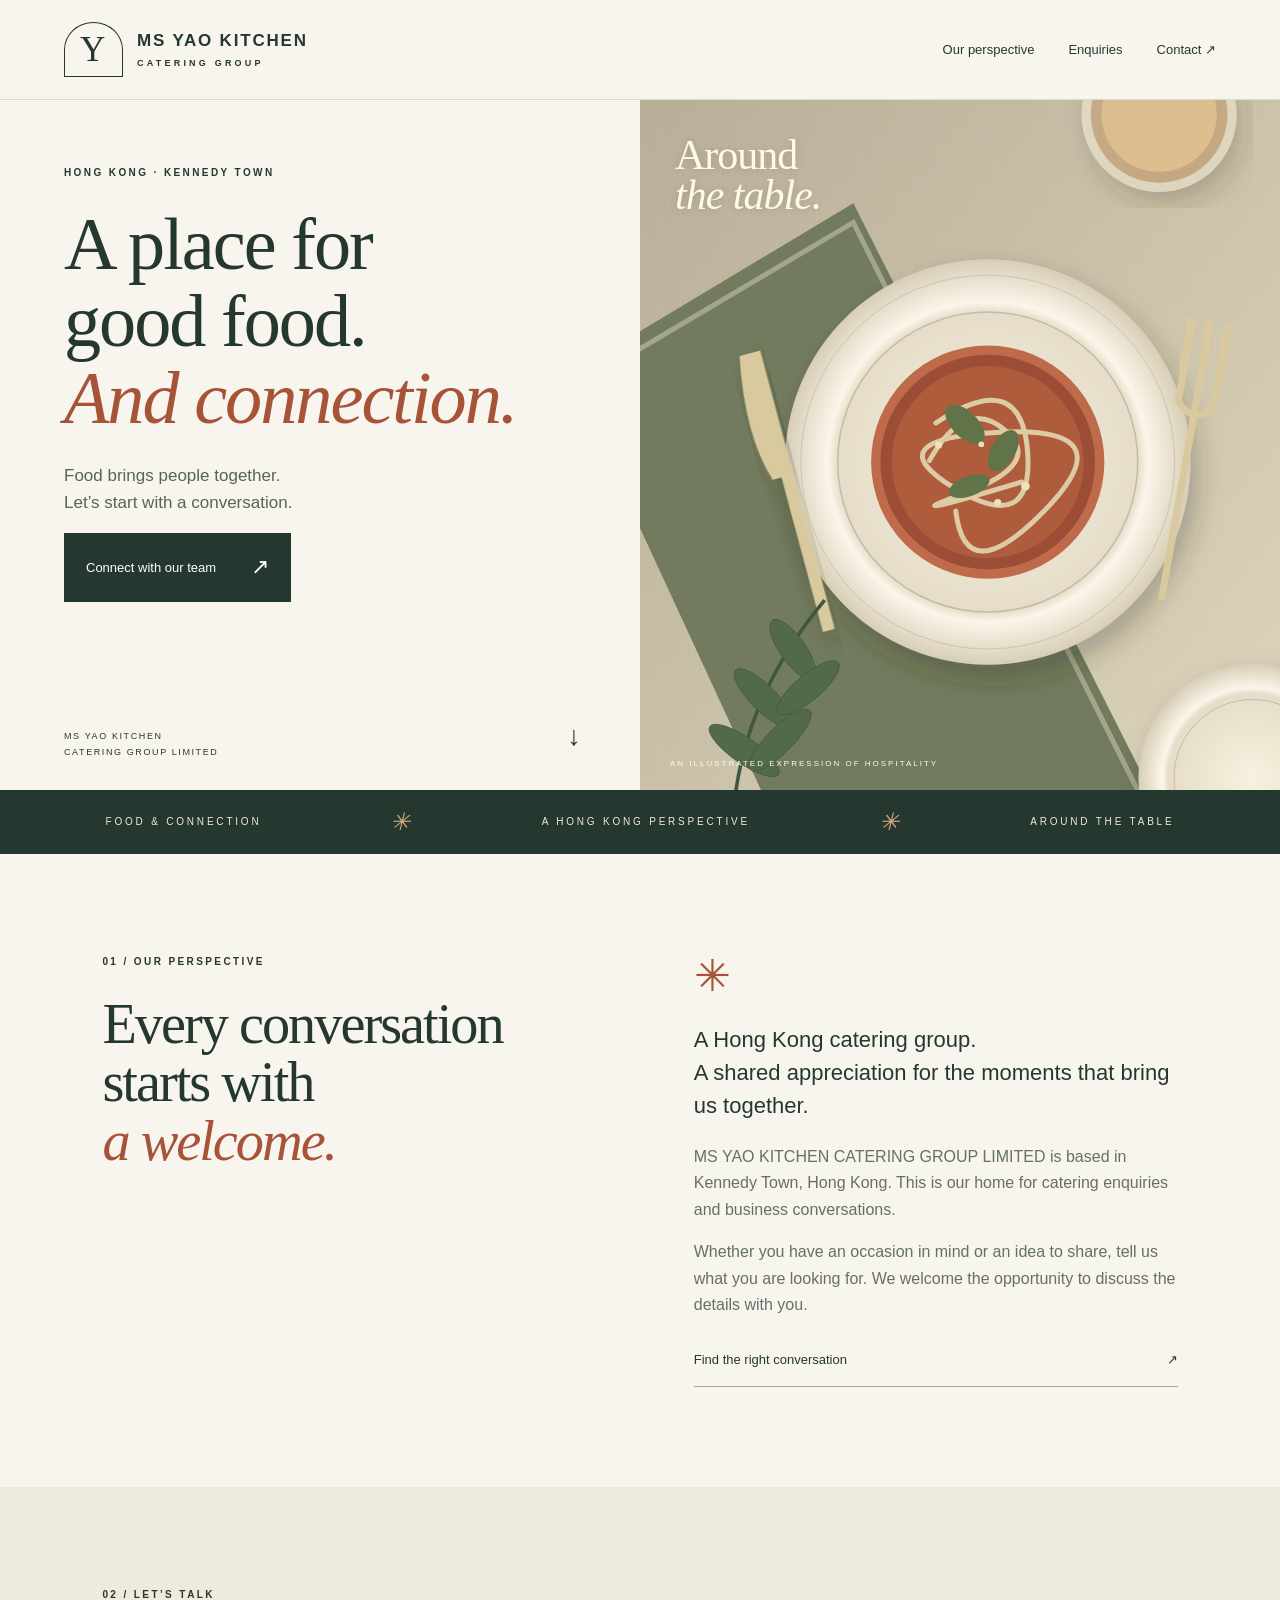
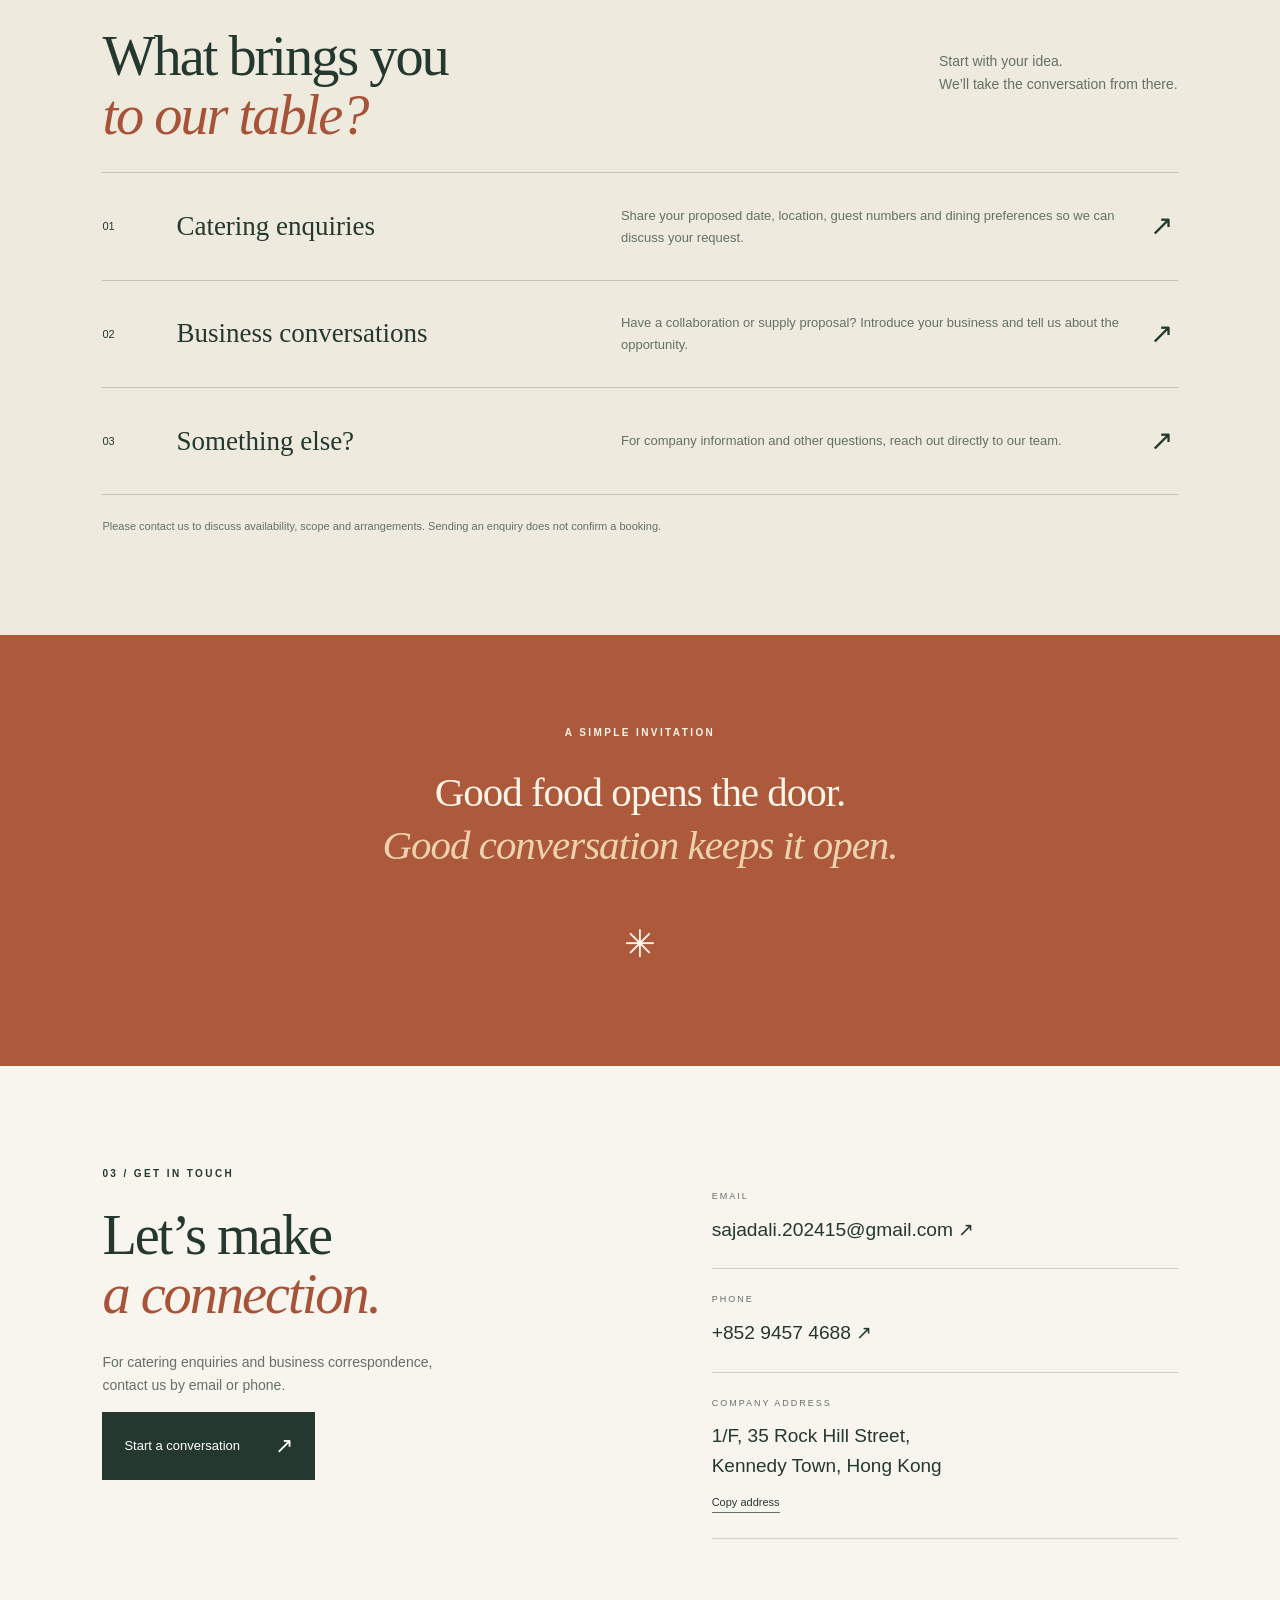
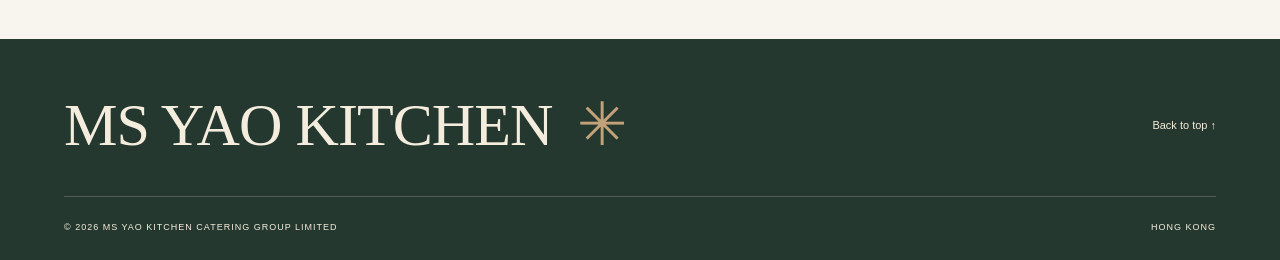
<file: index.html>
<!doctype html>
<html lang="en"><head><meta charset="utf-8"><meta name="viewport" content="width=device-width, initial-scale=1"><title>MS YAO KITCHEN CATERING GROUP LIMITED | Hong Kong</title><meta name="description" content="Connect with MS YAO KITCHEN CATERING GROUP LIMITED in Kennedy Town, Hong Kong. Catering enquiries, business conversations and contact information."><meta name="theme-color" content="#25382f"><link rel="icon" href="mark.svg" type="image/svg+xml"><link rel="stylesheet" href="style.css"></head>
<body><a class="skip" href="#main">Skip to content</a>
<header><a class="brand" href="#home" aria-label="MS YAO KITCHEN home"><span class="seal">Y</span><span>MS YAO KITCHEN<small>CATERING GROUP</small></span></a><button class="menu" aria-expanded="false" aria-controls="nav">Menu</button><nav id="nav"><a href="#about">Our perspective</a><a href="#enquiries">Enquiries</a><a href="#contact">Contact <span>↗</span></a></nav></header>
<main id="main"><section class="hero" id="home"><div class="hero-copy"><p class="eyebrow">HONG KONG · KENNEDY TOWN</p><h1>A place for<br>good food.<br><em>And connection.</em></h1><p class="lead">Food brings people together.<br>Let’s start with a conversation.</p><a class="button" href="#contact">Connect with our team <span>↗</span></a><div class="hero-bottom"><span>MS YAO KITCHEN<br>CATERING GROUP LIMITED</span><a href="#about" aria-label="Discover more">↓</a></div></div><div class="hero-art"><img src="table.svg" alt="Editorial illustration of a table setting with ceramic plates, botanical details and warm natural colours"><div class="art-title">Around<br><i>the table.</i></div><span class="art-caption">AN ILLUSTRATED EXPRESSION OF HOSPITALITY</span></div></section>
<div class="ribbon" aria-hidden="true"><span>FOOD & CONNECTION</span><i>✳</i><span>A HONG KONG PERSPECTIVE</span><i>✳</i><span>AROUND THE TABLE</span></div>
<section class="about section" id="about"><div><p class="eyebrow">01 / OUR PERSPECTIVE</p><h2>Every conversation<br>starts with<br><em>a welcome.</em></h2></div><div class="about-copy"><span class="mini-flower" aria-hidden="true">✳</span><p class="large">A Hong Kong catering group.<br>A shared appreciation for the moments that bring us together.</p><p>MS YAO KITCHEN CATERING GROUP LIMITED is based in Kennedy Town, Hong Kong. This is our home for catering enquiries and business conversations.</p><p>Whether you have an occasion in mind or an idea to share, tell us what you are looking for. We welcome the opportunity to discuss the details with you.</p><a class="text-link" href="#enquiries">Find the right conversation <span>↗</span></a></div></section>
<section class="enquiries section" id="enquiries"><div class="section-top"><div><p class="eyebrow">02 / LET’S TALK</p><h2>What brings you<br><em>to our table?</em></h2></div><p>Start with your idea.<br>We’ll take the conversation from there.</p></div><div class="rows"><a href="mailto:sajadali.202415@gmail.com?subject=Catering%20enquiry" class="enquiry"><span class="number">01</span><h3>Catering enquiries</h3><p>Share your proposed date, location, guest numbers and dining preferences so we can discuss your request.</p><span class="arrow">↗</span></a><a href="mailto:sajadali.202415@gmail.com?subject=Business%20collaboration" class="enquiry"><span class="number">02</span><h3>Business conversations</h3><p>Have a collaboration or supply proposal? Introduce your business and tell us about the opportunity.</p><span class="arrow">↗</span></a><a href="mailto:sajadali.202415@gmail.com?subject=General%20enquiry" class="enquiry"><span class="number">03</span><h3>Something else?</h3><p>For company information and other questions, reach out directly to our team.</p><span class="arrow">↗</span></a></div><p class="note">Please contact us to discuss availability, scope and arrangements. Sending an enquiry does not confirm a booking.</p></section>
<section class="statement"><p class="eyebrow">A SIMPLE INVITATION</p><p>Good food opens the door.<br><em>Good conversation keeps it open.</em></p><span aria-hidden="true">✳</span></section>
<section class="contact section" id="contact"><div><p class="eyebrow">03 / GET IN TOUCH</p><h2>Let’s make<br><em>a connection.</em></h2><p>For catering enquiries and business correspondence,<br>contact us by email or phone.</p><a class="button" href="mailto:sajadali.202415@gmail.com">Start a conversation <span>↗</span></a></div><div class="contact-details"><div><span class="label">EMAIL</span><a href="mailto:sajadali.202415@gmail.com">sajadali.202415@gmail.com ↗</a></div><div><span class="label">PHONE</span><a href="tel:+85294574688">+852 9457 4688 ↗</a></div><div><span class="label">COMPANY ADDRESS</span><address>1/F, 35 Rock Hill Street,<br>Kennedy Town, Hong Kong</address><button class="copy" id="copy">Copy address</button><span id="copy-status" role="status"></span></div></div></section></main>
<footer><div class="footer-top"><span class="footer-word">MS YAO KITCHEN<span>✳</span></span><a href="#home">Back to top ↑</a></div><div class="footer-bottom"><span>© <span id="year">2026</span> MS YAO KITCHEN CATERING GROUP LIMITED</span><span>HONG KONG</span></div></footer><script src="script.js"></script></body></html>
</file>
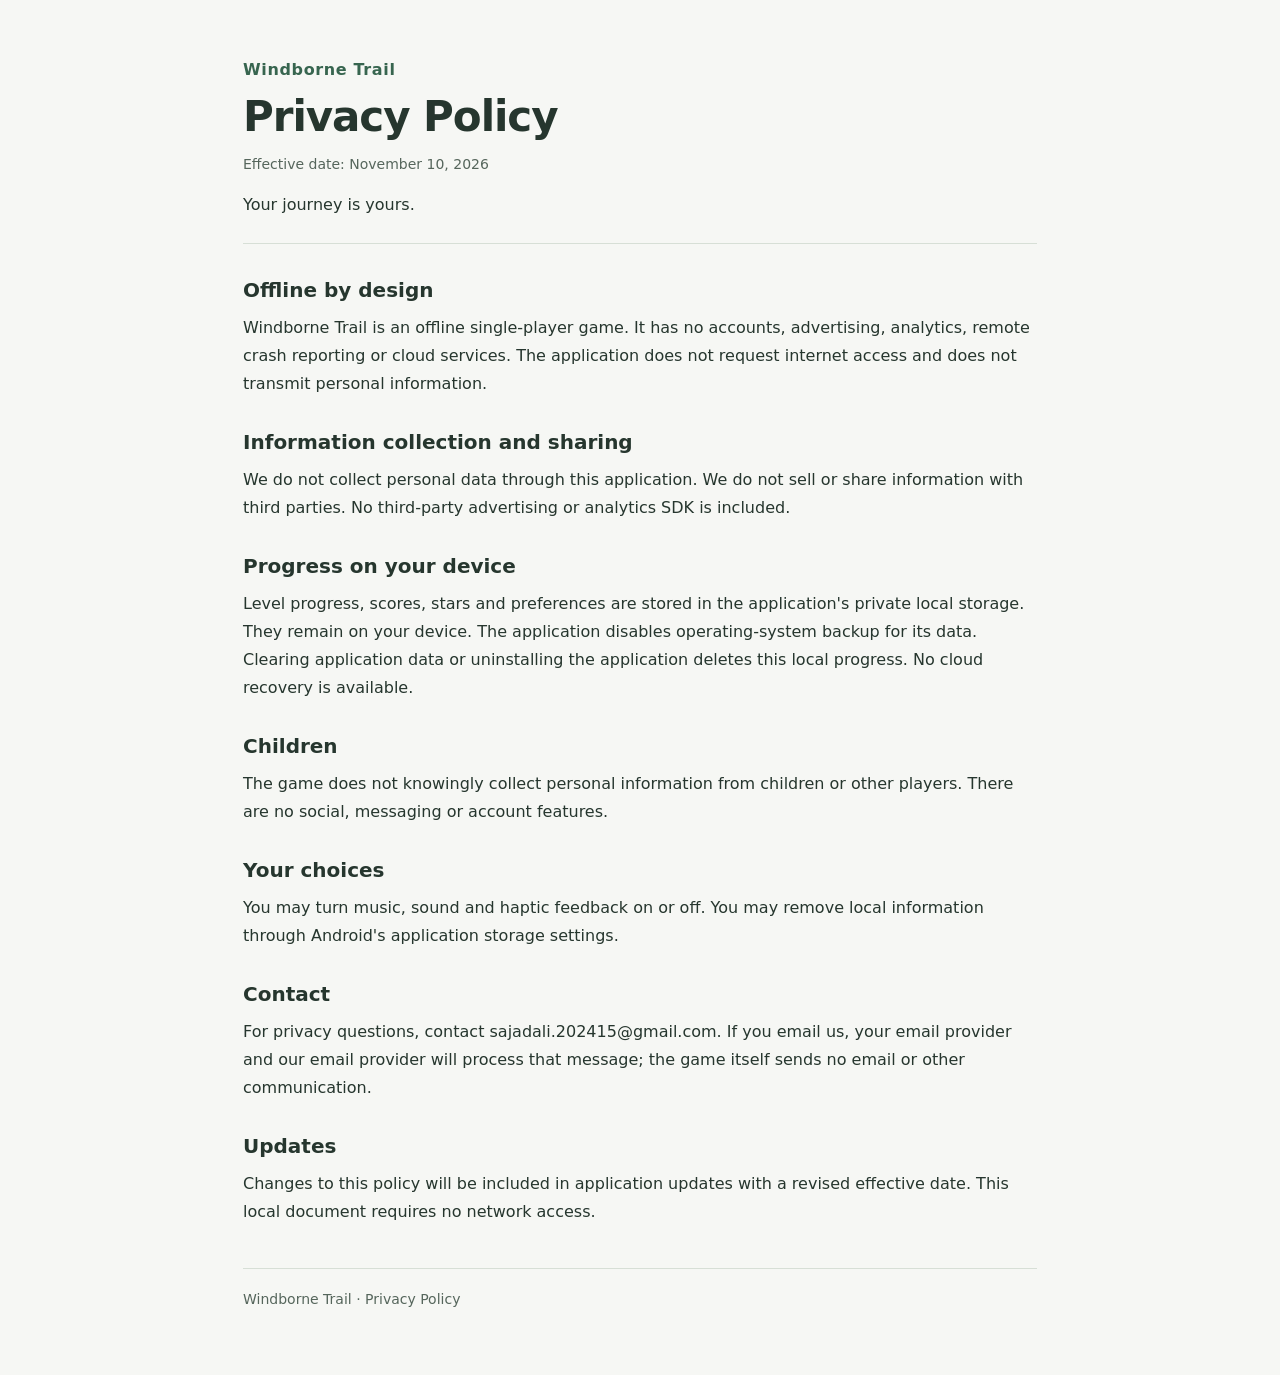
<file: policy.html>
<!DOCTYPE html>
<html lang="en">
<head>
  <meta charset="UTF-8">
  <meta name="viewport" content="width=device-width, initial-scale=1">
  <meta name="description" content="Privacy policy for Windborne Trail, an offline single-player game.">
  <title>Privacy Policy | Windborne Trail</title>
  <style>
    :root { color-scheme: light; }
    * { box-sizing: border-box; }
    body { margin: 0; background: #f6f7f4; color: #26362e; font-family: system-ui, -apple-system, BlinkMacSystemFont, "Segoe UI", Arial, sans-serif; font-size: 16px; line-height: 1.75; }
    main { width: min(100%, 850px); margin: 0 auto; padding: 56px 28px 64px; }
    header { border-bottom: 1px solid #d7dfd6; padding-bottom: 24px; margin-bottom: 32px; }
    .brand { margin: 0 0 8px; color: #37654f; font-weight: 650; letter-spacing: .04em; }
    h1 { margin: 0 0 10px; font-size: clamp(30px, 6vw, 42px); line-height: 1.2; letter-spacing: -.025em; }
    .date { color: #56665c; font-size: 14px; margin: 0; }
    .tagline { margin: 14px 0 0; }
    section { margin-top: 30px; }
    h2 { font-size: 20px; line-height: 1.4; margin: 0 0 10px; }
    p { margin: 0; overflow-wrap: anywhere; }
    footer { margin-top: 42px; padding-top: 18px; border-top: 1px solid #d7dfd6; color: #56665c; font-size: 14px; }
    @media (max-width: 480px) { main { padding: 32px 20px 44px; } }
    @media print { body { background: white; color: black; } main { max-width: none; padding: 0; } section { break-inside: avoid; } }
  </style>
</head>
<body>
  <main>
    <header>
      <p class="brand">Windborne Trail</p>
      <h1>Privacy Policy</h1>
      <p class="date">Effective date: <time datetime="2026-11-10">November 10, 2026</time></p>
      <p class="tagline">Your journey is yours.</p>
    </header>
      <section aria-labelledby="section-1">
        <h2 id="section-1">Offline by design</h2>
        <p>Windborne Trail is an offline single-player game. It has no accounts, advertising, analytics, remote crash reporting or cloud services. The application does not request internet access and does not transmit personal information.</p>
      </section>

      <section aria-labelledby="section-2">
        <h2 id="section-2">Information collection and sharing</h2>
        <p>We do not collect personal data through this application. We do not sell or share information with third parties. No third-party advertising or analytics SDK is included.</p>
      </section>

      <section aria-labelledby="section-3">
        <h2 id="section-3">Progress on your device</h2>
        <p>Level progress, scores, stars and preferences are stored in the application&#x27;s private local storage. They remain on your device. The application disables operating-system backup for its data. Clearing application data or uninstalling the application deletes this local progress. No cloud recovery is available.</p>
      </section>

      <section aria-labelledby="section-4">
        <h2 id="section-4">Children</h2>
        <p>The game does not knowingly collect personal information from children or other players. There are no social, messaging or account features.</p>
      </section>

      <section aria-labelledby="section-5">
        <h2 id="section-5">Your choices</h2>
        <p>You may turn music, sound and haptic feedback on or off. You may remove local information through Android&#x27;s application storage settings.</p>
      </section>

      <section aria-labelledby="section-6">
        <h2 id="section-6">Contact</h2>
        <p>For privacy questions, contact sajadali.202415@gmail.com. If you email us, your email provider and our email provider will process that message; the game itself sends no email or other communication.</p>
      </section>

      <section aria-labelledby="section-7">
        <h2 id="section-7">Updates</h2>
        <p>Changes to this policy will be included in application updates with a revised effective date. This local document requires no network access.</p>
      </section>
    <footer>Windborne Trail · Privacy Policy</footer>
  </main>
</body>
</html>
</file>
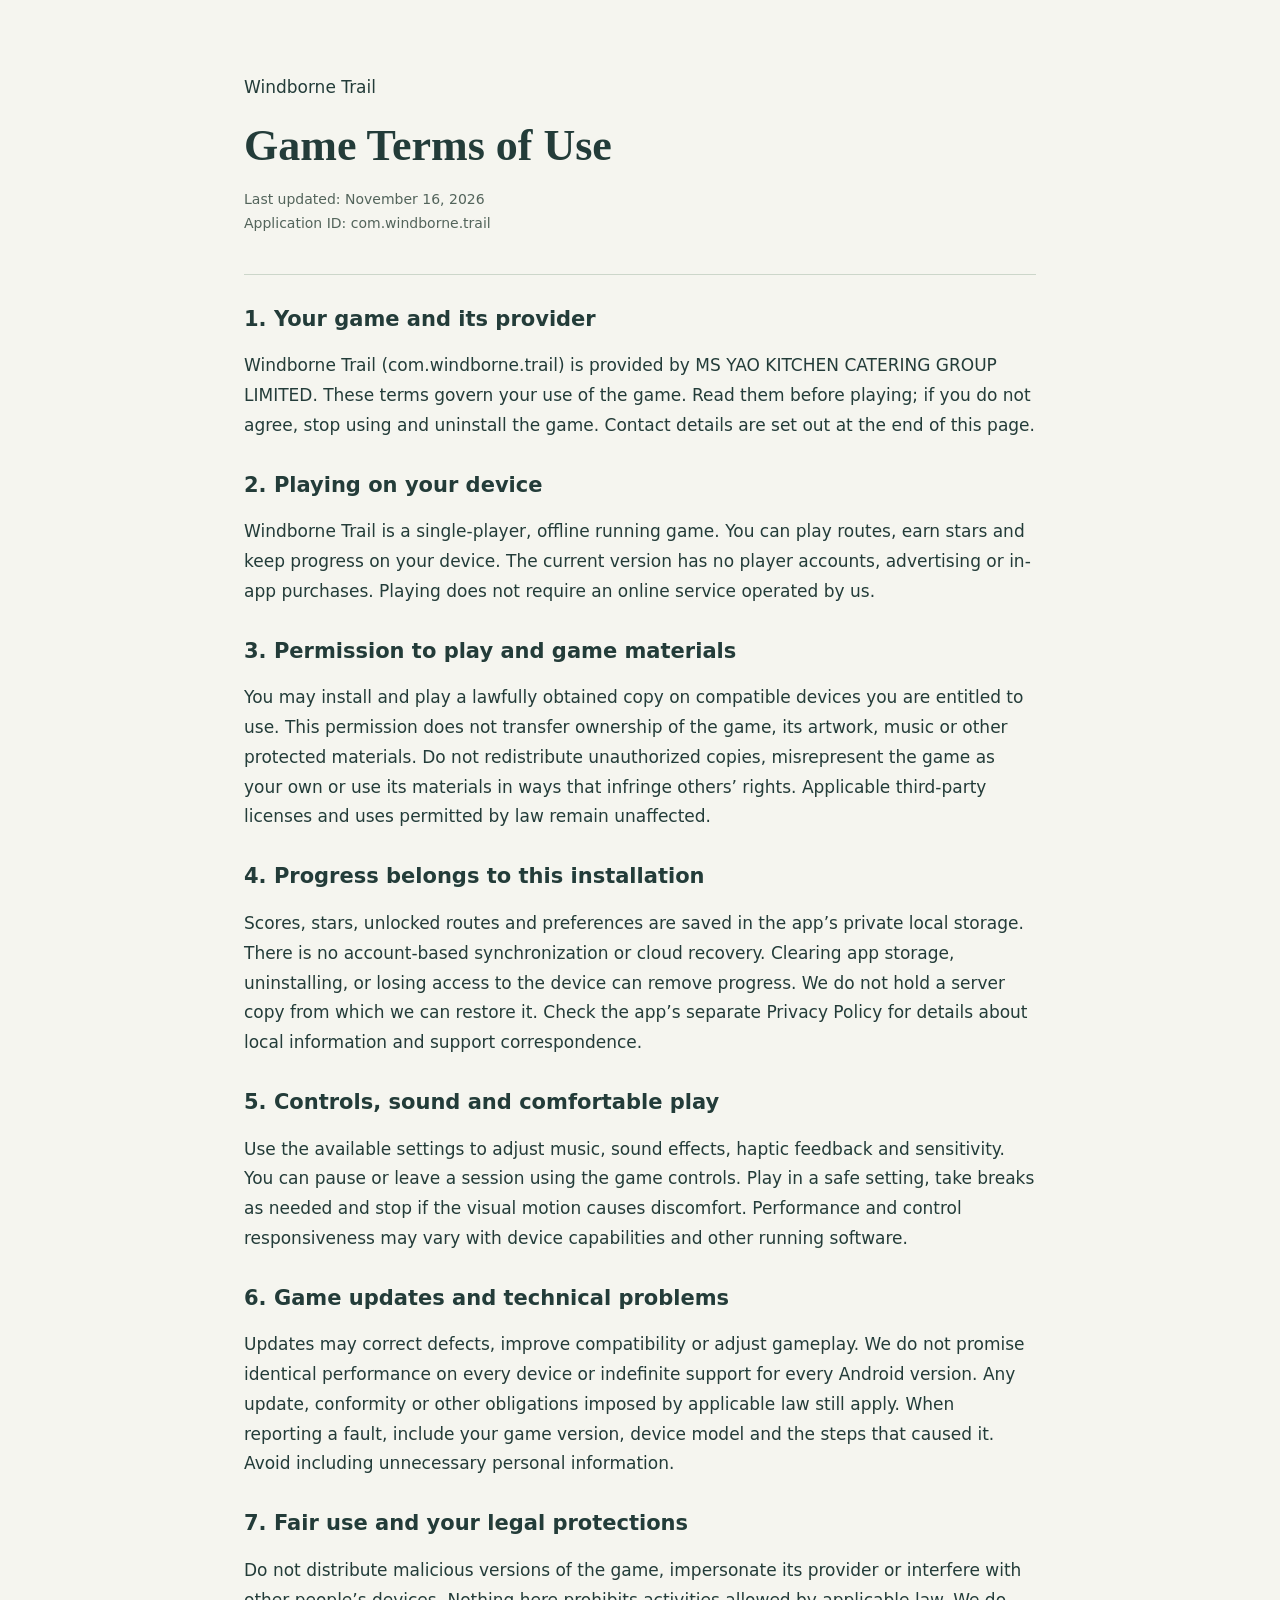
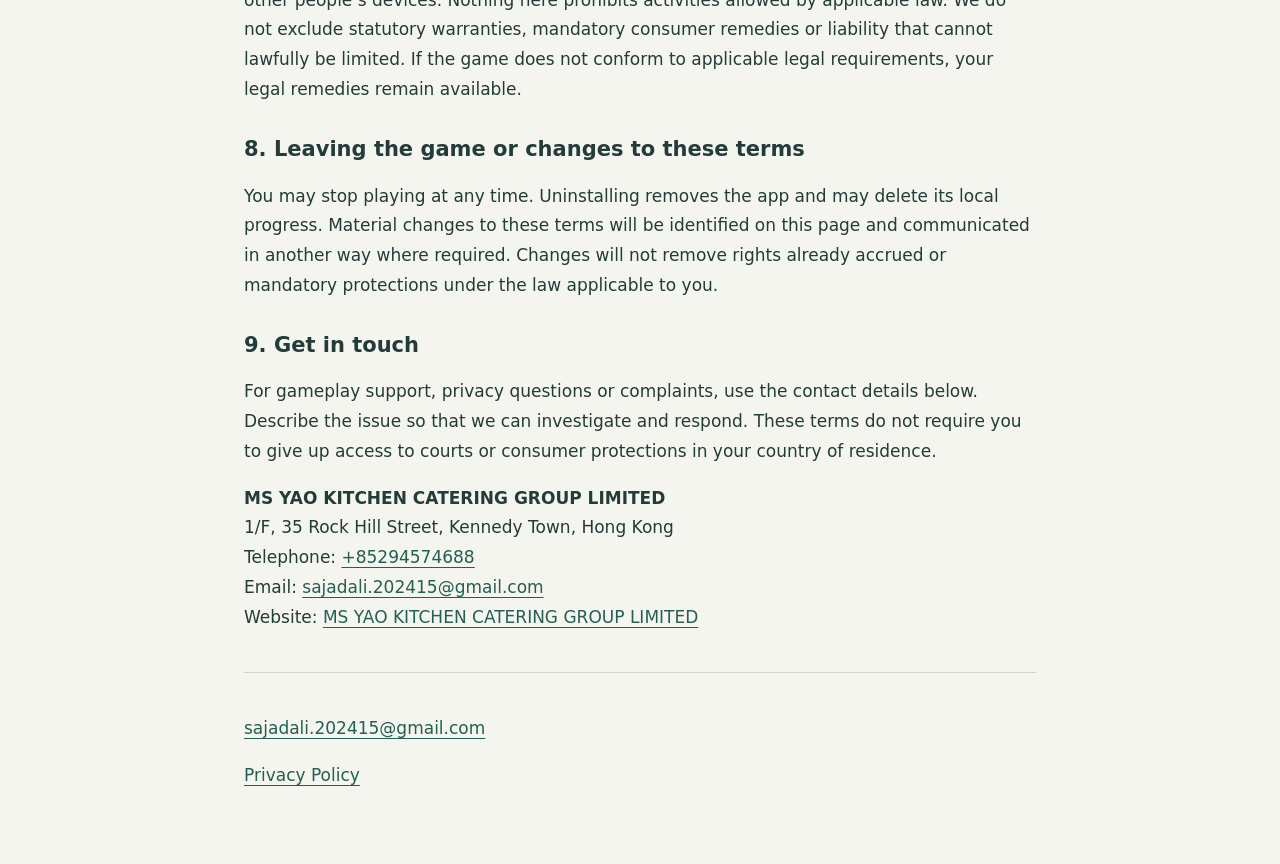
<file: terms.html>
<!doctype html>
<html lang="en"><head><meta charset="utf-8"><meta name="viewport" content="width=device-width, initial-scale=1"><meta name="description" content="Terms of Service for Windborne Trail"><title>Windborne Trail — Game Terms of Use</title><style>
:root{color-scheme:light}*{box-sizing:border-box}body{margin:0;background:#f5f5ef;color:#233c39;font:17px/1.75 system-ui,-apple-system,BlinkMacSystemFont,"Segoe UI",sans-serif}main{max-width:840px;margin:auto;padding:56px 24px}header{border-bottom:1px solid #ccd6ca;padding-bottom:24px}h1{font:600 clamp(30px,6vw,44px)/1.2 Georgia,serif;margin:12px 0}h2{font-size:21px;line-height:1.4}section{margin-top:30px}p{overflow-wrap:anywhere}.meta{color:#53645b;font-size:14px}a{color:#235f55;text-underline-offset:4px}a:focus-visible{outline:3px solid #945c16;outline-offset:4px}footer{margin-top:40px;border-top:1px solid #ccd6ca;padding-top:24px}@media print{body{background:white}main{padding:0}}
</style></head><body><main><header><p>Windborne Trail</p><h1>Game Terms of Use</h1><p class="meta">Last updated: November 16, 2026<br>Application ID: com.windborne.trail</p></header><section><h2>1. Your game and its provider</h2><p>Windborne Trail (com.windborne.trail) is provided by MS YAO KITCHEN CATERING GROUP LIMITED. These terms govern your use of the game. Read them before playing; if you do not agree, stop using and uninstall the game. Contact details are set out at the end of this page.</p></section><section><h2>2. Playing on your device</h2><p>Windborne Trail is a single-player, offline running game. You can play routes, earn stars and keep progress on your device. The current version has no player accounts, advertising or in-app purchases. Playing does not require an online service operated by us.</p></section><section><h2>3. Permission to play and game materials</h2><p>You may install and play a lawfully obtained copy on compatible devices you are entitled to use. This permission does not transfer ownership of the game, its artwork, music or other protected materials. Do not redistribute unauthorized copies, misrepresent the game as your own or use its materials in ways that infringe others’ rights. Applicable third-party licenses and uses permitted by law remain unaffected.</p></section><section><h2>4. Progress belongs to this installation</h2><p>Scores, stars, unlocked routes and preferences are saved in the app’s private local storage. There is no account-based synchronization or cloud recovery. Clearing app storage, uninstalling, or losing access to the device can remove progress. We do not hold a server copy from which we can restore it. Check the app’s separate Privacy Policy for details about local information and support correspondence.</p></section><section><h2>5. Controls, sound and comfortable play</h2><p>Use the available settings to adjust music, sound effects, haptic feedback and sensitivity. You can pause or leave a session using the game controls. Play in a safe setting, take breaks as needed and stop if the visual motion causes discomfort. Performance and control responsiveness may vary with device capabilities and other running software.</p></section><section><h2>6. Game updates and technical problems</h2><p>Updates may correct defects, improve compatibility or adjust gameplay. We do not promise identical performance on every device or indefinite support for every Android version. Any update, conformity or other obligations imposed by applicable law still apply. When reporting a fault, include your game version, device model and the steps that caused it. Avoid including unnecessary personal information.</p></section><section><h2>7. Fair use and your legal protections</h2><p>Do not distribute malicious versions of the game, impersonate its provider or interfere with other people’s devices. Nothing here prohibits activities allowed by applicable law. We do not exclude statutory warranties, mandatory consumer remedies or liability that cannot lawfully be limited. If the game does not conform to applicable legal requirements, your legal remedies remain available.</p></section><section><h2>8. Leaving the game or changes to these terms</h2><p>You may stop playing at any time. Uninstalling removes the app and may delete its local progress. Material changes to these terms will be identified on this page and communicated in another way where required. Changes will not remove rights already accrued or mandatory protections under the law applicable to you.</p></section><section><h2>9. Get in touch</h2><p>For gameplay support, privacy questions or complaints, use the contact details below. Describe the issue so that we can investigate and respond. These terms do not require you to give up access to courts or consumer protections in your country of residence.</p></section><address style="font-style:normal"><strong>MS YAO KITCHEN CATERING GROUP LIMITED</strong><br>1/F, 35 Rock Hill Street, Kennedy Town, Hong Kong<br>Telephone: <a href="tel:+85294574688">+85294574688</a><br>Email: <a href="mailto:sajadali.202415@gmail.com">sajadali.202415@gmail.com</a><br>Website: <a href="https://yao-kitchen.github.io/MS-YAO-KITCHEN-CATERING-GROUP-LIMITED/">MS YAO KITCHEN CATERING GROUP LIMITED</a></address><footer><p><a href="mailto:sajadali.202415@gmail.com">sajadali.202415@gmail.com</a></p><p><a href="privacy.html">Privacy Policy</a></p></footer></main></body></html>
</file>
<file: style.css>
*{box-sizing:border-box}html{scroll-behavior:smooth;scroll-padding-top:100px}body{margin:0;background:#f7f5ee;color:#25382f;font-family:Arial,Helvetica,sans-serif;font-size:16px;line-height:1.65}a{color:inherit;text-decoration:none}button{font:inherit;cursor:pointer}a,button{-webkit-tap-highlight-color:transparent}a:focus-visible,button:focus-visible{outline:3px solid #ad572f;outline-offset:5px}.skip{position:fixed;top:-80px;background:white;padding:12px;z-index:9}.skip:focus{top:0}header{height:100px;padding:0 5%;display:flex;align-items:center;justify-content:space-between;border-bottom:1px solid #25382f25;background:#f7f5eef5;position:sticky;top:0;z-index:5}.brand{display:flex;gap:14px;align-items:center;font-size:17px;letter-spacing:1.8px;font-weight:600;line-height:1.3}.brand small{display:block;font-size:9px;letter-spacing:3.2px;margin-top:6px}.seal{font-family:Georgia,serif;font-weight:normal;border:1px solid;padding:4px 15px;font-size:35px;border-radius:50% 50% 0 0}nav{display:flex;gap:34px;font-size:13px}nav a:hover,.text-link:hover{color:#a94e2e}.menu{display:none}.hero{display:grid;grid-template-columns:1fr 1fr;min-height:690px}.hero-copy{padding:65px 9% 30px 10%;display:flex;flex-direction:column}.eyebrow{font-size:10px;font-weight:600;letter-spacing:2.4px;margin:0 0 24px}h1,h2,h3,p{margin-top:0}h1,h2{font-family:Georgia,'Times New Roman',serif;font-weight:normal;letter-spacing:-2px;line-height:1.04}h1{font-size:clamp(50px,5.8vw,86px);margin-bottom:25px}em{font-weight:normal;color:#a65338}h2{font-size:clamp(42px,4.4vw,66px);margin-bottom:28px}.lead{font-size:17px;color:#57645a;line-height:1.6}.button{display:inline-flex;align-items:center;justify-content:space-between;gap:35px;align-self:flex-start;background:#25382f;color:#fff;padding:16px 22px;font-size:13px;transition:background .2s,transform .2s}.button:hover{background:#a65338;transform:translateY(-2px)}.button span{font-size:22px}.hero-bottom{display:flex;justify-content:space-between;align-items:end;margin-top:auto;padding-top:45px;font-size:9px;letter-spacing:1.6px;line-height:1.7}.hero-bottom a{font-size:27px}.hero-art{position:relative;overflow:hidden;background:#c4baa4;min-height:650px}.hero-art img{height:100%;width:100%;position:absolute;object-fit:cover;animation:arrive 1.5s ease-out}.art-title{position:absolute;top:36px;left:35px;font:42px/.95 Georgia,serif;color:#fff9e9;letter-spacing:-1px;text-shadow:0 1px 8px #0002}.art-caption{position:absolute;bottom:20px;left:30px;color:#fff9e9;font-size:8px;letter-spacing:2px}.ribbon{display:flex;align-items:center;justify-content:space-around;gap:20px;background:#25382f;color:#f0e8d4;padding:20px 4%;font-size:10px;letter-spacing:2.8px}.ribbon i{font-size:24px;line-height:1;color:#d1a779}.section{padding:100px 8%}.about{display:grid;grid-template-columns:1fr 1fr;gap:10%;}.about-copy{max-width:510px;color:#657067}.about-copy .large{font-size:22px;line-height:1.5;color:#25382f}.mini-flower{display:block;color:#a65338;font-size:44px;line-height:1;margin-bottom:25px}.text-link{display:flex;justify-content:space-between;border-bottom:1px solid #25382f66;padding:15px 0;color:#25382f;font-size:13px}.enquiries{background:#eeeade}.section-top{display:flex;justify-content:space-between;align-items:center;gap:30px}.section-top>p{color:#657067;font-size:14px}.enquiry{display:grid;grid-template-columns:50px 1fr 1.2fr 28px;gap:24px;align-items:center;border-top:1px solid #25382f35;padding:30px 0;transition:padding .2s,color .2s}.enquiry:last-child{border-bottom:1px solid #25382f35}.enquiry:hover{padding-left:12px;color:#a65338}.number{font-size:11px}.enquiry h3{font:27px/1.2 Georgia,serif;margin:0}.enquiry p{font-size:13px;margin:0;color:#657067}.arrow{font-size:28px}.note{font-size:11px;color:#657067;margin:22px 0 0}.statement{text-align:center;padding:90px 25px;background:#ad593c;color:#fff5e8}.statement>p:not(.eyebrow){font:clamp(28px,3.2vw,46px)/1.3 Georgia,serif;letter-spacing:-1px}.statement em{color:#eed2ad}.statement>span{font-size:38px}.contact{display:grid;grid-template-columns:1.1fr 1fr;gap:9%}.contact>div>p:not(.eyebrow){font-size:14px;color:#657067}.contact-details>div{padding:23px 0;border-bottom:1px solid #25382f33}.label{display:block;font-size:9px;letter-spacing:2px;margin-bottom:10px;color:#657067}.contact-details a{font-size:clamp(16px,1.5vw,22px);overflow-wrap:anywhere}.contact-details a:hover{text-decoration:underline}address{font-size:19px;font-style:normal;line-height:1.6}.copy{background:none;border:0;border-bottom:1px solid #657067;padding:0;margin-top:12px;font-size:11px;color:#25382f}#copy-status{font-size:11px;margin-left:12px}footer{background:#25382f;color:#f4eddd;padding:50px 5% 25px}.footer-top{display:flex;justify-content:space-between;align-items:center;gap:25px;border-bottom:1px solid #ffffff30;padding-bottom:35px}.footer-word{font:clamp(26px,4.7vw,70px)/1.2 Georgia,serif;letter-spacing:-1px}.footer-word span{color:#c3a179;margin-left:25px}.footer-top>a{font-size:11px;white-space:nowrap}.footer-bottom{display:flex;justify-content:space-between;gap:25px;font-size:9px;letter-spacing:1px;padding-top:23px}@keyframes arrive{from{transform:scale(1.04)}to{transform:scale(1)}}@media(max-width:760px){header{height:83px}.brand{font-size:13px;letter-spacing:1px}.brand small{font-size:8px}.seal{font-size:28px;padding:4px 12px}.menu{display:block;border:1px solid #25382f45;background:none;padding:6px 12px;font-size:12px;color:#25382f}nav{display:none;position:absolute;top:83px;left:0;right:0;padding:25px;background:#f7f5ee;border-bottom:1px solid #25382f33}nav.open{display:flex;flex-direction:column;gap:22px}.hero{grid-template-columns:1fr}.hero-copy{padding:44px 7% 28px}h1{font-size:58px}.hero-bottom{padding-top:35px}.hero-art{min-height:470px}.ribbon{font-size:8px;letter-spacing:1px;padding:17px 6%}.ribbon span:last-child,.ribbon i:last-of-type{display:none}.section{padding:65px 7%}.about,.contact{grid-template-columns:1fr;gap:25px}.about-copy .large{font-size:20px}.section-top{display:block}.enquiry{grid-template-columns:28px 1fr 24px;gap:12px;padding:25px 0}.enquiry h3{font-size:25px}.enquiry p{grid-column:2;grid-row:2}.enquiry .arrow{grid-column:3;grid-row:1}.statement{padding:65px 7%}.footer-top{align-items:flex-start}.footer-word span{display:block;margin:12px 0 0}.footer-bottom{flex-direction:column;gap:12px}.contact-details>div{padding:20px 0}}@media(prefers-reduced-motion:reduce){html{scroll-behavior:auto}*,*::before,*::after{animation:none!important;transition:none!important}}
</file>
